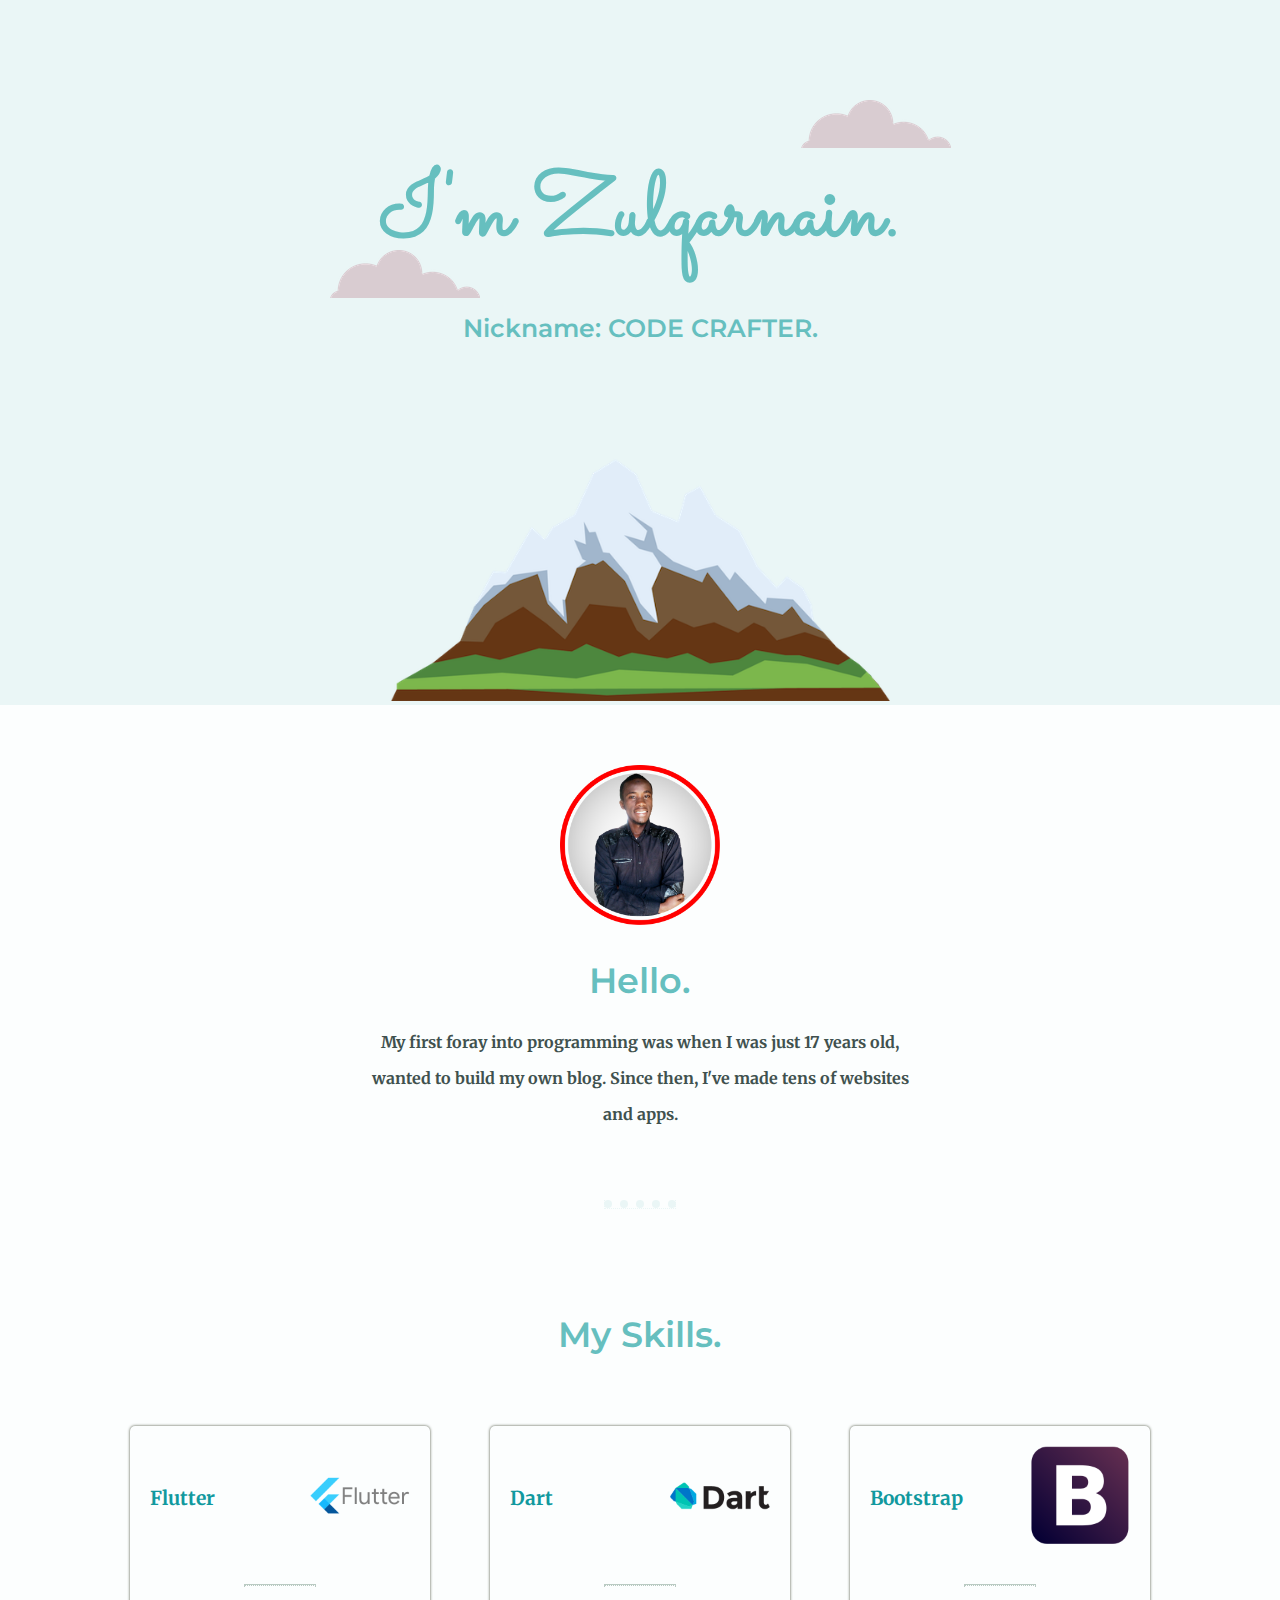
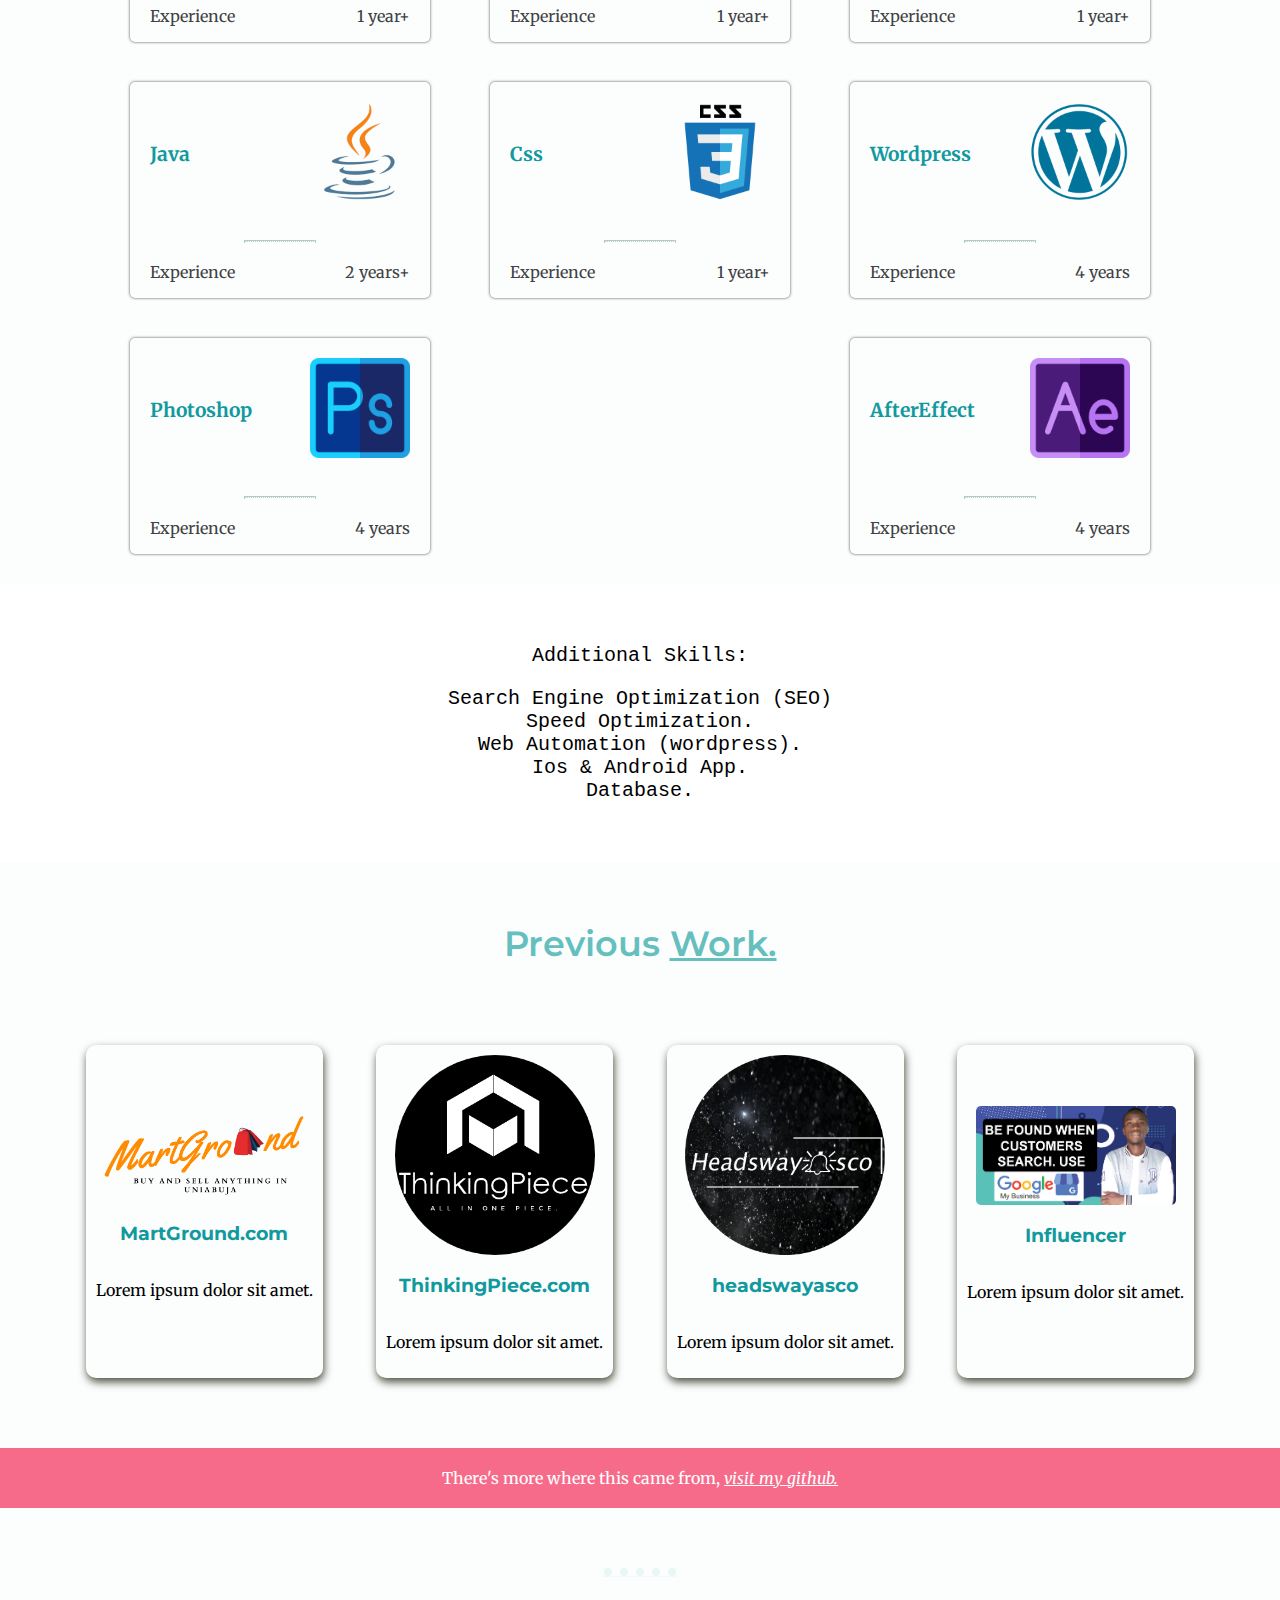
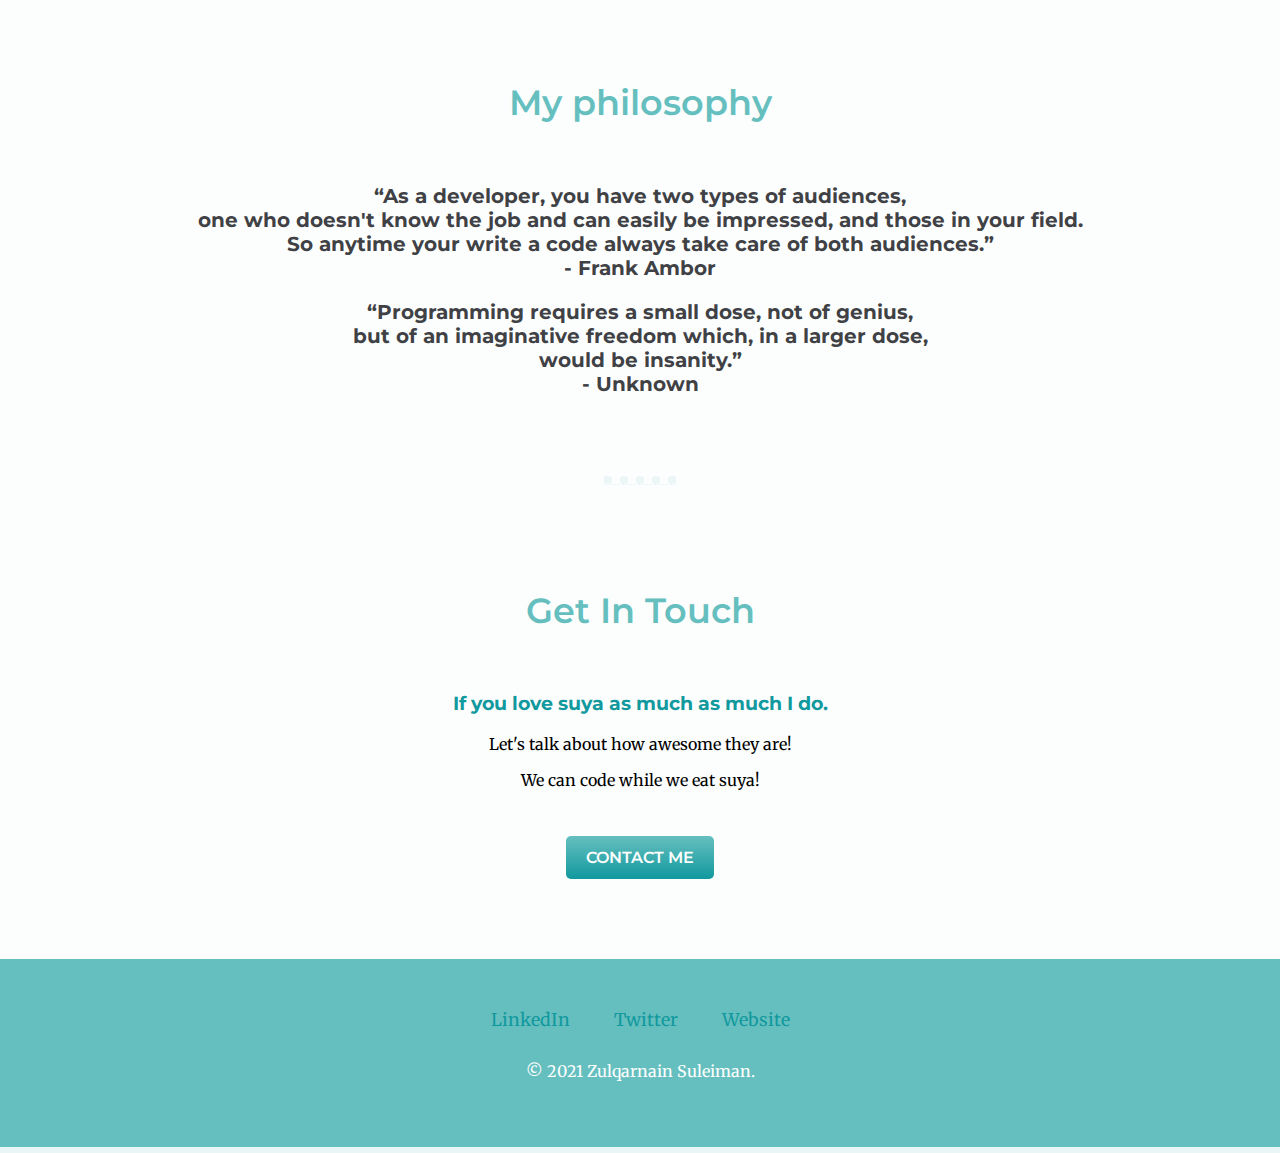
<file: index.html>
<!DOCTYPE html>
<html lang="en" dir="ltr">

<head>
  <meta charset="utf-8">
  <title>Zulqarnain Suleiman</title>

  <link rel="stylesheet" href="css/styles.css">
  <link rel="icon" href="favicon.ico">

  <link href="https://fonts.googleapis.com/css2?family=Merriweather&family=Montserrat&family=Sacramento&display=swap" rel="stylesheet">

</head>

<body>
  <div class="topSection">
    <img class="top-cloud" src="images/cloud.png" alt="cloud">
    <div class="top-container">
      <h1>I'm Zulqarnain.</h1>
      <h2 class="nickname">Nickname: CODE CRAFTER.</h2>
    </div>
    <img class="mountain-img" src="images/mountain.png" alt="mountain">

    <img class="buttom-cloud" src="images/cloud.png" alt="cloud">
  </div>
  <div class="middleSection">
    <div class="middle-container">
      <div class="profile">
        <img class="profile-img" src="images/Untitled design (1).png" alt="Zulqarnain Suleiman">
        <h2 class="helloStyle">
          <!--Know - About Me-->Hello.
        </h2>
        <p class="aboutMeContent">My first foray into programming was when I was just 17 years old,</p>
        <p class="aboutMeContent">wanted to build my own blog. Since then, I've made tens of websites</p>
        <p class="aboutMeContent">and apps.</p>
      </div>
      <hr class="global-hr">
      <div class="skills">
        <h2>My Skills.</h2>

        <div class="top-table-container">
          <div class="global-table-container">
            <div class="card-container">
              <div class="card-section">
                <p class="skillTitle"><b>Flutter</b></p>
              </div>
              <div class="card-section">
                <img src="icons/flutter.png" alt="flutter-icon" class="icon">
              </div>
            </div>
            <hr class="cardHr">

            <div class="skillLevelContainer">
              <p>Experience</p>
              <p>1 year+</p>
            </div>
          </div>
          <div class="global-table-container">
            <div class="card-container">
              <div class="card-section">
                <p class="skillTitle"><b>Dart</b></p>
              </div>
              <div class="card-section">
                <img src="icons/dart-official.png" alt="dart-icon" class="icon">
              </div>
            </div>
            <hr class="cardHr">

            <div class="skillLevelContainer">
              <p>Experience</p>
              <p>1 year+</p>
            </div>
          </div>
          <div class="global-table-container">
            <div class="card-container">
              <div class="card-section">
                <p class="skillTitle"><b>Bootstrap</b></p>
              </div>
              <div class="card-section">
                <img src="icons/bootstrap-icon.png" alt="bootstrap-icon" class="icon">
              </div>
            </div>
            <hr class="cardHr">

            <div class="skillLevelContainer">
              <p>Experience</p>
              <p>1 year+</p>
            </div>
          </div>

        </div>
        <div class="bottom-table-container">
          <div class="global-table-container">
            <div class="card-container">
              <div class="card-section">
                <p class="skillTitle"><b>Java</b></p>
              </div>
              <div class="card-section">
                <img src="icons/java-icon.png" alt="java-icon-icon" class="icon">
              </div>
            </div>
            <hr class="cardHr">

            <div class="skillLevelContainer">
              <p>Experience</p>
              <p>2 years+</p>
            </div>
          </div>
          <div class="global-table-container">
            <div class="card-container">
              <div class="card-section">
                <p class="skillTitle"><b>Css</b></p>
              </div>
              <div class="card-section">
                <img src="icons/css3.png" alt="css-icon" class="icon">
              </div>
            </div>
            <hr class="cardHr">

            <div class="skillLevelContainer">
              <p>Experience</p>
              <p>1 year+</p>
            </div>
          </div>
          <div class="global-table-container">
            <div class="card-container">
              <div class="card-section">
                <p class="skillTitle"><b>Wordpress</b></p>
              </div>
              <div class="card-section">
                <img src="icons/wordpress-icon.png" alt="wordpress-icon-icon" class="icon">
              </div>
            </div>
            <hr class="cardHr">

            <div class="skillLevelContainer">
              <p>Experience</p>
              <p>4 years</p>
            </div>
          </div>

        </div>
        <div class="middle-table-container">
          <div class="global-table-container">
            <div class="card-container">
              <div class="card-section">
                <p class="skillTitle"><b>Photoshop</b></p>
              </div>
              <div class="card-section">
                <img src="icons/photoshop.png" alt="photoshop-icon" class="icon">
              </div>
            </div>
            <hr class="cardHr">

            <div class="skillLevelContainer">
              <p>Experience</p>
              <p>4 years</p>
            </div>
          </div>
          <div class="global-table-container">
            <div class="card-container">
              <div class="card-section">
                <p class="skillTitle"><b>AfterEffect</b></p>
              </div>
              <div class="card-section">
                <img src="icons/after-effects.png" alt="after-effects-icon" class="icon">
              </div>
            </div>
            <hr class="cardHr">

            <div class="skillLevelContainer">
              <p>Experience</p>
              <p>4 years</p>
            </div>
          </div>

        </div>

        <div class="addiional-skills-container">
          <code class="code">
            <p>Additional Skills:</p>
            <p>Search Engine Optimization (SEO)
              <br>Speed Optimization.
              <br> Web Automation (wordpress).
              <br>Ios & Android App.
              <br>Database.
            </p>
          </code>
        </div>






      </div>
      <h2>Previous <span class="global-underline">Work.</span></h2>
      <div class="previous-work">

        <div id="a1" class="previous-work-row">
          <img class="thumbnail-img" src="images/MartGround (1).png" alt="MartGround.com">
          <h3 class="previousWorkH3">MartGround.com</h3>
          <p>Lorem ipsum dolor sit amet.</p>
        </div>
        <div id="a2" class="previous-work-row">
          <img class="thumbnail-img" src="images/thinkingpiece-thumbnail.png" alt="ThinkingPiece.com">
          <h3 class="previousWorkH3">ThinkingPiece.com</h3>
          <p>Lorem ipsum dolor sit amet.</p>
        </div>
        <div id="a3" class="previous-work-row">
          <img class="thumbnail-img" src="images/headswayasco-thumbnail.png" alt="headswayasco">
          <h3 class="previousWorkH3">headswayasco</h3>
          <p>Lorem ipsum dolor sit amet.</p>
        </div>
        <div id="a4" class="previous-work-row">
          <img id="poster-1" class="thumbnail-img" src="images/Untitled-5 2.png" alt="poster">
          <h3 class="previousWorkH3">Influencer</h3>
          <p>Lorem ipsum dolor sit amet.</p>
        </div>
      </div>

      <a class="theres-more-anchor" href="https://www.github.com/ZulqarnainGithub">
        <div class="theres-more">
          <p>There's more where this came from, <span class="global-underline"> <em>visit my github.</em></span></p>
        </div>
      </a>




      <hr class="global-hr">
      <div class="contact-me">
        <h2>My philosophy</h2>
        <h3 class="qoute-style"><q>As a developer, you have two types of audiences,
            <br>one who doesn't know the job and can easily be impressed, and those in your field.<br> So anytime your write a code always take care of both audiences.</q>
          <br>- Frank Ambor
        </h3>
        <h3 class="qoute-style"><q>Programming requires a small dose, not of genius,<br>but of an imaginative freedom which, in a larger dose, <br>would be insanity.</q> <br>- Unknown </h3>

        <!--      <h3 class="qoute-style"><q>Everybody can write a code but what makes you stand out is your discipline.</q> <br>-Zulqarnain Suleiman </h3>-->


        <hr>




        <h2>Get In Touch</h2>
        <h3>If you love suya as much as much I do.</h3>
        <p>Let's talk about how awesome they are!</p>
        <p>We can code while we eat suya!</p>
        <a class="btn" href="mailto:name@email.com">CONTACT ME</a>
      </div>
    </div>
  </div>


  <div class="buttomSection">
    <div class="bottom-container">
      <a class="footer-link" href="https://www.linkedin.com/">LinkedIn</a>
      <a class="footer-link" href="https://twitter.com/">Twitter</a>
      <a class="footer-link" href="https://www.appbrewery.co/">Website</a>
      <p class="footerNameTag">© 2021 Zulqarnain Suleiman.</p>
    </div>
  </div>

</body>

</html>
</file>
<file: css/styles.css>
.topSection {
  background-color: #eaf6f6;
}

.middleSection {
  background-color: #fcfefe;
}

.buttomSection {
  background-color: #66bfbf;
  padding-bottom: 50px;
  padding-top: 50px;
}

.footerNameTag {
  color: #fcfefe;
}

.footer-link {
  font-size: 1.10em;
  margin-left: 20px;
  margin-right: 20px;
  text-decoration: none;
}

.footerNameTag {
  margin-top: 30px;
}

/*.BUTTON_LLI {
  background: #66BFBF;
  background-image: -webkit-linear-gradient(top, #66BFBF, #11999E);
  background-image: -moz-linear-gradient(top, #66BFBF, #11999E);
  background-image: -ms-linear-gradient(top, #66BFBF, #11999E);
  background-image: -o-linear-gradient(top, #66BFBF, #11999E);
  background-image: -webkit-gradient(to bottom, #66BFBF, #11999E);
  -webkit-border-radius: 14px;
  -moz-border-radius: 14px;
  border-radius: 14px;
  color: #FCFEFE;
  font-size: 10px;
  font-family: 'Montserrat', sans-serif;
  font-weight: 100;
  padding: 10px;
  text-decoration: none;
  display: inline-block;
  cursor: pointer;
  text-align: center;
}*/
.btn {
  background: #66BFBF;
  background-image: -webkit-linear-gradient(top, #66BFBF, #11999E);
  background-image: -moz-linear-gradient(top, #66BFBF, #11999E);
  background-image: -ms-linear-gradient(top, #66BFBF, #11999E);
  background-image: -o-linear-gradient(top, #66BFBF, #11999E);
  background-image: -webkit-gradient(to bottom, #66BFBF, #11999E);
  -webkit-border-radius: 14px;
  -moz-border-radius: 14px;
  border-radius: 5px;
  color: #FCFEFE;
  font-size: medium;
  font-family: 'Montserrat', sans-serif;
  font-weight: 600;
  border: none;
  padding: 12px 20px 12px 20px;
  text-decoration: none;
  display: inline-block;
  cursor: pointer;
  text-align: center;
  margin-bottom: 80px;
  margin-top: 30px;
}

.top-cloud {
  position: absolute;
  top: 100px;
  left: 800.500px;
}

.mountain-img {
  width: 500px;
}

.buttom-cloud {
  position: absolute;
  right: 800.500px;
  top: 250px;
}

.pro {
  text-decoration: underline;
}

h1 {
  font-size: 5.625rem;
  font-family: 'Sacramento', cursive;
  margin: 50px auto 0 auto;
  color: #66BFBF;
}

body {
  font-family: 'Merriweather', serif;
  text-align: center;
  background-color: #eaf6f6;
  margin: 150px 0 0 0;
}

h2 {
  font-family: 'Montserrat', sans-serif;
  margin: 60px 0 60px 0;
  color: #66BFBF;
  font-weight: 600;
  font-size: 2.1875rem;
}

h3 {
  font-family: 'Montserrat', sans-serif;
  color: #11999E;
}

a {
  color: #11999E;
}

.skillTitle {
  color: #11999E;
  font-size: larger;
}

.profile-img {
  margin-top: 60px;
  width: 160px;
}

.helloStyle {
  margin: 30px auto 30px auto;
  font-size: 2.1875rem;
}

.nickname {
  margin-top: 30px;
  font-size: 1.5875rem;
}

.aboutMeContent {
  color: #40514e;
  font-weight: bold;
}

.previous-work {
  margin: auto;
  width: 95%;
  display: flex;
  flex-direction: row;
  align-content: space-between;
  justify-content: space-evenly;
  flex-wrap: wrap;
}

.previous-work-row {
  box-shadow: 1px 4px 9px 0 #4a503d;
  border-radius: 10px;
  padding: 10px;
  display: flex;
  flex-direction: column;
  flex-wrap: wrap;
  align-items: center;
  justify-content: center;
}

.previousWorkH3 {
  font-size: 1.17rem;
}

@media screen and (min-width: 500px) {
  .previous-work-row {
    margin-top: 20px;
    margin-bottom: 20px;
  }
}

.global-underline {
  text-decoration: underline;
}

hr {
  border-top: 8px dotted;
  margin: 60px 0 40px 0;
  width: 70px;
  display: inline-block;
  color: #eaf6f6;
  border-style: dotted;
}

.thumbnail-img {
  width: 200px;
}

#poster-1 {
  border-radius: 5px;
}

.theres-more {
  background-color: #f76b8a;
  height: 60px;
  margin-top: 50px;
  display: flex;
  align-items: center;
  justify-content: center;
}

.theres-more:hover {
  background-color:
    #66bfbf
}

.theres-more-anchor {
  color: white;
  text-decoration: none;
}

.table-container {
  border: 2px solid;
  display: flex;
  flex-direction: row;
  justify-content: normal;
  flex-wrap: wrap;
}

.icon-container {
  width: 20%;
}

/* SKILLS SECTION*/
.top-table-container {
  display: flex;
  flex-direction: row;
  flex-wrap: wrap;
  justify-content: space-between;
  align-items: center;
  margin: 20px 130px;
}

.middle-table-container {
  display: flex;
  flex-direction: row;
  flex-wrap: wrap;
  justify-content: space-between;
  align-items: center;
  margin: 20px 130px;
}

.bottom-table-container {
  display: flex;
  flex-direction: row;
  flex-wrap: wrap;
  justify-content: space-between;
  align-items: center;
  margin: 20px 130px;
}

.card-container {
  display: flex;
  flex-direction: row;
  flex-wrap: nowrap;
  justify-content: space-between;
  align-items: center;
  align-content: center;
}

.global-table-container {
  border-radius: 5px;
  box-shadow: 0px 0px 3px 0 #4a503d;
  width: 300px;
}

@media screen and (min-width: 500px) {
  .card-container {
    margin-top: 20px;
    margin-bottom: 20px;
  }
}

@media screen and (min-width: 500px) {
  .global-table-container {
    margin-top: 10px;
    margin-bottom: 10px;
  }
}

.card-section {
  margin: auto 20px;
  width: auto;
}

.icon {
  width: 100px;
}

.qoute-style {
  color: #404145;
  font-size: 20px;
}

.code {
  font-family: monospace;
  font-size: 20px;
  background-color: black;
}

.addiional-skills-container {
  background-color: white;
  padding-top: 40px;
  padding-bottom: 40px;
}

.skillLevelContainer {
  display: flex;
  flex-direction: row;
  flex-wrap: nowrap;
  justify-content: space-between;
  align-items: center;
  color: #404145;
  margin-right: 20px;
  margin-left: 20px;
  font-weight: 400;
}

.cardHr {
  margin-top: 0;
  margin-bottom: 0;
  /*  border-color: #62646a;
*/
  color: #B9CAC2;
  border-top: 1px solid;
}
</file>
